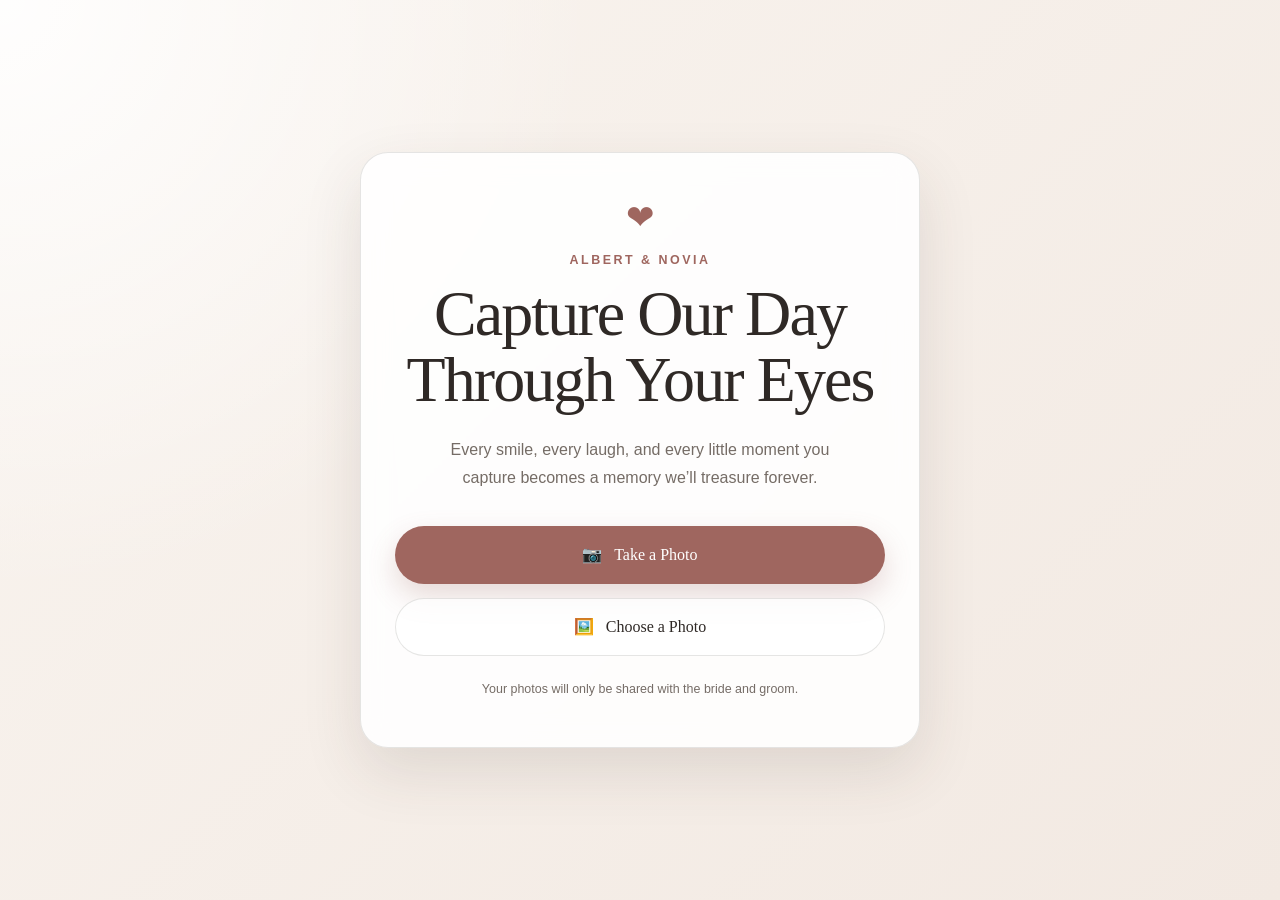
<file: index.html>
<!DOCTYPE html>
<html lang="en">
<head>
  <meta charset="UTF-8" />
  <meta name="viewport" content="width=device-width, initial-scale=1.0" />

  <title>Wedding Memories</title>

  <link rel="stylesheet" href="css/style.css" />
</head>

<body>
  <main class="page-shell">
    <section class="hero-card">
      <div class="heart" aria-hidden="true">❤</div>

      <p class="eyebrow">Albert & Novia</p>

      <h1>Capture Our Day Through Your Eyes</h1>

      <p class="intro">
        Every smile, every laugh, and every little moment you capture
        becomes a memory we’ll treasure forever.
      </p>

    <div class="actions">
  <button
  class="primary-button"
  id="nativeCameraButton"
  type="button"
>
  <span class="button-icon">📷</span>
  Take a Photo
</button>

<button
  class="secondary-button"
  id="uploadPhotoButton"
  type="button"
>
  <span class="button-icon">🖼️</span>
  Choose a Photo
</button>

  <input
    type="file"
    id="galleryInput"
    accept="image/*"
    multiple
    hidden
  />

  <input
    type="file"
    id="nativeCameraInput"
    accept="image/*"
    capture="environment"
    hidden
  />
</div>

<div class="camera-screen" id="cameraScreen" hidden>
  <video id="cameraPreview" autoplay playsinline></video>

  <div class="camera-controls">
    <button class="capture-button" id="captureButton" type="button">
      <span></span>
    </button>

    <button class="close-camera-button" id="closeCameraButton" type="button">
      Close
    </button>
  </div>
</div>

<canvas id="photoCanvas" hidden></canvas>

<div class="photo-preview" id="photoPreview" hidden>
  <img id="previewImage" alt="Your captured wedding memory" />

  <div class="preview-actions">
    <button class="primary-button" id="retakeButton" type="button">
      Retake
    </button>

    <button class="secondary-button" id="usePhotoButton" type="button">
      Use This Photo
    </button>
  </div>
</div>

<div class="batch-preview" id="batchPreview" hidden>
  <div class="batch-header">
    <h2>Selected Photos</h2>
    <p id="batchCount">0 photos selected</p>
  </div>

  <div class="batch-grid" id="batchGrid"></div>

  <div class="batch-actions">
    <button
      class="secondary-button"
      id="chooseMoreButton"
      type="button"
    >
      Choose More
    </button>

    <button
      class="primary-button"
      id="uploadAllButton"
      type="button"
    >
      Upload All
    </button>
  </div>

  <p class="batch-progress" id="batchProgress" hidden></p>
  <div class="progress-track" id="progressTrack" hidden>
  <div class="progress-bar" id="progressBar"></div>
</div>
</div>

<div class="upload-success" id="uploadSuccess" hidden>
  <div class="success-icon">✓</div>

  <h2>Memory Saved</h2>

  <p>
    Your photo has been safely added to our wedding memories.
  </p>

  <button
    class="primary-button"
    id="uploadAnotherButton"
    type="button"
  >
    Upload Another Photo
  </button>
</div>

      <p class="privacy-note">
        Your photos will only be shared with the bride and groom.
      </p>
    </section>
  </main>

  <script src="js/app.js"></script>
</body>
</html>
</file>
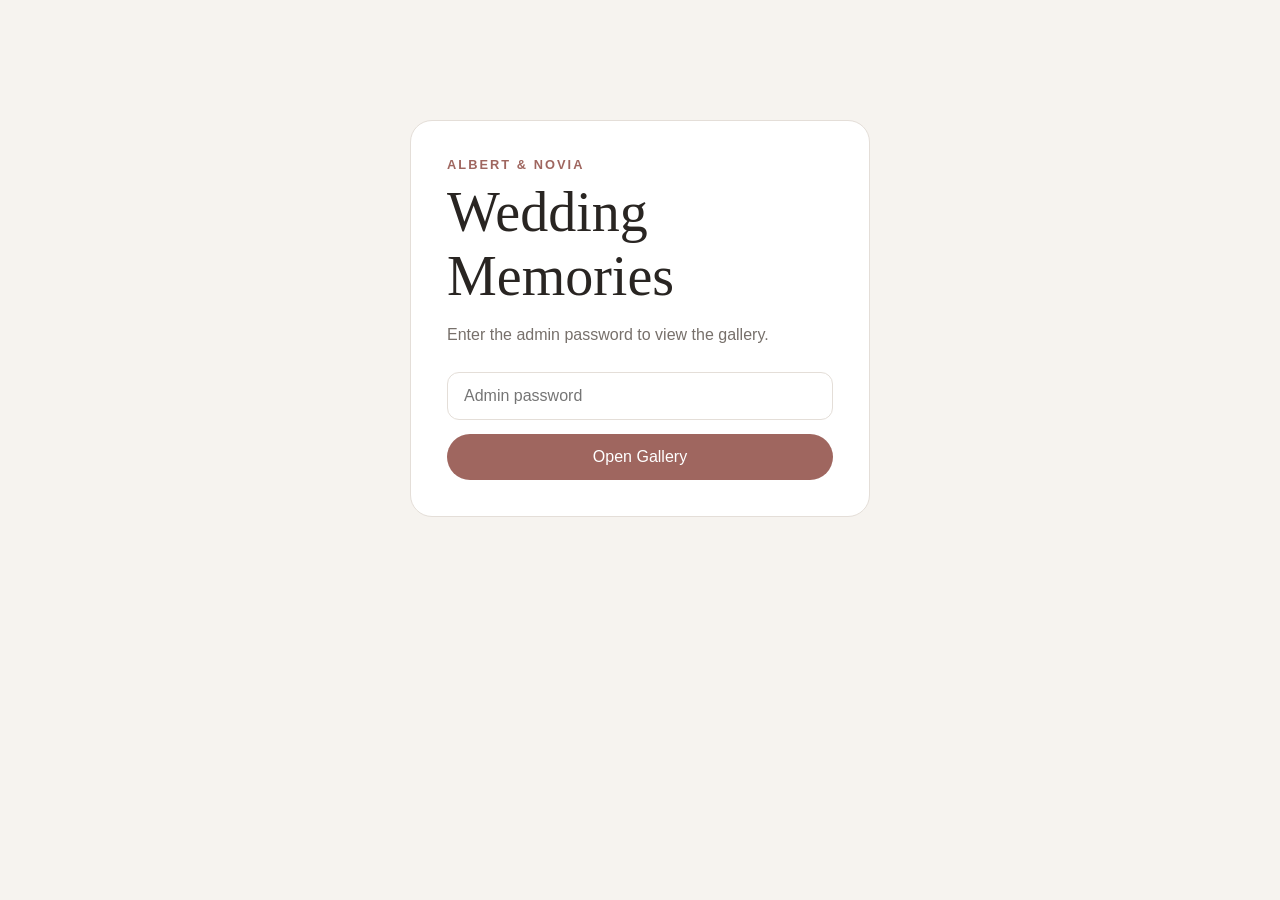
<file: admin/index.html>
<!DOCTYPE html>
<html lang="en">
<head>
  <meta charset="UTF-8" />
  <meta name="viewport" content="width=device-width, initial-scale=1.0" />

  <title>Wedding Memories Admin</title>

  <link rel="stylesheet" href="style.css" />
</head>

<body>

  <main class="admin-shell">

    <section class="login-card" id="loginCard">
      <p class="eyebrow">Albert & Novia</p>

      <h1>Wedding Memories</h1>

      <p class="login-intro">
        Enter the admin password to view the gallery.
      </p>

      <form id="loginForm">
        <input
          id="adminPassword"
          type="password"
          placeholder="Admin password"
          autocomplete="current-password"
          required
        />

        <button
          class="login-button"
          type="submit"
        >
          Open Gallery
        </button>
      </form>

      <p
        class="login-error"
        id="loginError"
        hidden
      >
        Incorrect password.
      </p>
    </section>


    <section
      class="gallery-app"
      id="galleryApp"
      hidden
    >

      <header class="admin-header">
        <div>
          <p class="eyebrow">Albert & Novia</p>
          <h1>Wedding Memories</h1>
        </div>

        <div class="admin-actions">
          <button
            id="refreshButton"
            type="button"
          >
            Refresh
          </button>

          <button
            id="logoutButton"
            type="button"
          >
            Log Out
          </button>
        </div>
      </header>

      <section class="stats">
        <p>
          <strong id="photoCount">0</strong>
          photos collected
        </p>
      </section>

      <section
        class="gallery"
        id="gallery"
        aria-live="polite"
      >
        <p class="loading">
          Loading memories...
        </p>
      </section>

    </section>

  </main>


  <div
    class="lightbox"
    id="lightbox"
    hidden
  >
    <button
      class="lightbox-close"
      id="lightboxClose"
      type="button"
      aria-label="Close photo"
    >
      ×
    </button>

    <img
      id="lightboxImage"
      alt="Wedding memory"
    />
  </div>


  <script src="admin.js"></script>

</body>
</html>
</file>
<file: css/style.css>
:root {
  --background: #f7f2ec;
  --card: rgba(255, 255, 255, 0.88);
  --text: #2f2926;
  --muted: #756c66;
  --accent: #9f665f;
  --accent-dark: #87544e;
  --border: rgba(47, 41, 38, 0.12);
  --shadow: 0 24px 60px rgba(68, 48, 41, 0.12);
}

* {
  box-sizing: border-box;
}

html {
  min-height: 100%;
}

body {
  margin: 0;
  min-height: 100vh;
  font-family: Georgia, "Times New Roman", serif;
  color: var(--text);
  background:
    radial-gradient(circle at top left, rgba(255, 255, 255, 0.9), transparent 38%),
    linear-gradient(135deg, #f9f4ef 0%, #f2e9e2 100%);
}

button {
  font: inherit;
}

.page-shell {
  min-height: 100vh;
  display: grid;
  place-items: center;
  padding: 24px;
}

.hero-card {
  width: min(100%, 560px);
  padding: 48px 34px;
  text-align: center;
  background: var(--card);
  border: 1px solid var(--border);
  border-radius: 28px;
  box-shadow: var(--shadow);
  backdrop-filter: blur(14px);
}

.heart {
  font-size: 34px;
  line-height: 1;
  color: var(--accent);
  margin-bottom: 18px;
}

.eyebrow {
  margin: 0 0 14px;
  font-family: Arial, Helvetica, sans-serif;
  font-size: 0.78rem;
  font-weight: 700;
  letter-spacing: 0.2em;
  text-transform: uppercase;
  color: var(--accent);
}

h1 {
  margin: 0;
  font-size: clamp(2.3rem, 7vw, 4rem);
  line-height: 1.02;
  font-weight: 500;
  letter-spacing: -0.03em;
}

.intro {
  max-width: 430px;
  margin: 24px auto 0;
  font-family: Arial, Helvetica, sans-serif;
  font-size: 1rem;
  line-height: 1.75;
  color: var(--muted);
}

.actions {
  display: grid;
  gap: 14px;
  margin-top: 34px;
}

.primary-button,
.secondary-button {
  width: 100%;
  min-height: 58px;
  border-radius: 999px;
  padding: 14px 22px;
  border: 1px solid transparent;
  cursor: pointer;
  transition:
    transform 160ms ease,
    box-shadow 160ms ease,
    background-color 160ms ease;
}

.primary-button {
  color: white;
  background: var(--accent);
  box-shadow: 0 12px 28px rgba(159, 102, 95, 0.24);
}

.primary-button:hover {
  background: var(--accent-dark);
  transform: translateY(-1px);
}

.secondary-button {
  color: var(--text);
  background: rgba(255, 255, 255, 0.72);
  border-color: var(--border);
}

.secondary-button:hover {
  background: white;
  transform: translateY(-1px);
}

.primary-button:active,
.secondary-button:active {
  transform: translateY(0);
}

.button-icon {
  margin-right: 8px;
}

.privacy-note {
  margin: 24px 0 0;
  font-family: Arial, Helvetica, sans-serif;
  font-size: 0.78rem;
  line-height: 1.5;
  color: var(--muted);
}

@media (max-width: 520px) {
  .page-shell {
    padding: 14px;
  }

  .hero-card {
    padding: 40px 22px;
    border-radius: 24px;
  }

  h1 {
    font-size: clamp(2.1rem, 11vw, 3rem);
  }
}

.camera-screen {
  position: fixed;
  inset: 0;
  z-index: 1000;
  display: flex;
  flex-direction: column;
  justify-content: space-between;
  background: #000;
}

.camera-screen[hidden],
.photo-preview[hidden] {
  display: none;
}

#cameraPreview {
  width: 100%;
  height: 100%;
  object-fit: cover;
}

.camera-controls {
  position: absolute;
  left: 0;
  right: 0;
  bottom: 32px;
  display: flex;
  justify-content: center;
  align-items: center;
}

.capture-button {
  width: 76px;
  height: 76px;
  padding: 5px;
  border: 4px solid white;
  border-radius: 50%;
  background: transparent;
  cursor: pointer;
}

.capture-button span {
  display: block;
  width: 100%;
  height: 100%;
  border-radius: 50%;
  background: white;
}

.close-camera-button {
  position: absolute;
  right: 24px;
  color: white;
  background: rgba(0, 0, 0, 0.45);
  border: 1px solid rgba(255, 255, 255, 0.5);
  border-radius: 999px;
  padding: 10px 16px;
  cursor: pointer;
}

.photo-preview {
  margin-top: 30px;
}

#previewImage {
  display: block;
  width: 100%;
  max-height: 70vh;
  object-fit: contain;
  border-radius: 18px;
}

.preview-actions {
  display: grid;
  gap: 12px;
  margin-top: 20px;
}

.upload-success {
  margin-top: 30px;
  text-align: center;
}

.upload-success[hidden] {
  display: none;
}

.success-icon {
  width: 72px;
  height: 72px;

  display: grid;
  place-items: center;

  margin: 0 auto 20px;

  border-radius: 50%;

  background: #9f665f;
  color: white;

  font-size: 2rem;
  font-weight: 700;
}

.upload-success h2 {
  margin: 0 0 12px;
}

.upload-success p {
  margin: 0 auto 24px;
  max-width: 420px;

  color: var(--muted);
  line-height: 1.6;
}

.batch-preview {
  margin-top: 30px;
}

.batch-preview[hidden] {
  display: none;
}

.batch-header {
  margin-bottom: 18px;
  text-align: center;
}

.batch-header h2 {
  margin: 0 0 6px;
}

.batch-header p {
  margin: 0;
  color: var(--muted);
}

.batch-grid {
  display: grid;
  grid-template-columns: repeat(3, 1fr);
  gap: 10px;
}

.batch-item {
  position: relative;
  aspect-ratio: 1;
  overflow: hidden;
  border-radius: 12px;
  background: #ddd;
}

.batch-item img {
  width: 100%;
  height: 100%;
  object-fit: cover;
}

.batch-remove {
  position: absolute;
  top: 6px;
  right: 6px;

  width: 30px;
  height: 30px;

  border: none;
  border-radius: 50%;

  color: white;
  background: rgba(0, 0, 0, 0.65);

  font-size: 1.2rem;
  line-height: 1;

  cursor: pointer;
}

.batch-actions {
  display: grid;
  gap: 12px;
  margin-top: 20px;
}

.batch-progress {
  margin: 16px 0 0;
  text-align: center;
  color: var(--muted);
}

@media (max-width: 520px) {
  .batch-grid {
    grid-template-columns: repeat(2, 1fr);
  }
}

.progress-track {
  width: 100%;
  height: 10px;
  margin-top: 12px;
  overflow: hidden;
  border-radius: 999px;
  background: rgba(0, 0, 0, 0.10);
}

.progress-track[hidden] {
  display: none;
}

.progress-bar {
  width: 0%;
  height: 100%;
  border-radius: inherit;
  background: var(--accent);
  transition: width 180ms ease;
}
</file>
<file: admin/style.css>
:root {
  --background: #f6f3ef;
  --surface: #ffffff;
  --text: #292522;
  --muted: #77706b;
  --border: #e4ded8;
  --accent: #9f665f;
}

* {
  box-sizing: border-box;
}

body {
  margin: 0;
  min-height: 100vh;

  font-family:
    Arial,
    Helvetica,
    sans-serif;

  color: var(--text);
  background: var(--background);
}

button {
  font: inherit;
}

.admin-shell {
  width: min(1400px, 100%);
  margin: 0 auto;
  padding: 40px 24px 80px;
}


/* Header */

.admin-header {
  display: flex;
  align-items: center;
  justify-content: space-between;
  gap: 24px;

  margin-bottom: 24px;
}

.eyebrow {
  margin: 0 0 8px;

  color: var(--accent);

  font-size: 0.8rem;
  font-weight: 700;

  letter-spacing: 0.16em;
  text-transform: uppercase;
}

h1 {
  margin: 0;

  font-family:
    Georgia,
    "Times New Roman",
    serif;

  font-size: clamp(2rem, 5vw, 3.5rem);
  font-weight: 500;
}

#refreshButton {
  padding: 11px 18px;

  border: 1px solid var(--border);
  border-radius: 999px;

  color: var(--text);
  background: var(--surface);

  cursor: pointer;
}

#refreshButton:disabled {
  opacity: 0.5;
  cursor: wait;
}


/* Stats */

.stats {
  margin-bottom: 30px;

  color: var(--muted);
}

.stats p {
  margin: 0;
}

#photoCount {
  color: var(--text);
}


/* Gallery */

.gallery {
  display: grid;

  grid-template-columns:
    repeat(
      auto-fill,
      minmax(220px, 1fr)
    );

  gap: 16px;
}

.gallery-item {
  display: block;

  width: 100%;
  aspect-ratio: 1;

  padding: 0;

  overflow: hidden;

  border: none;
  border-radius: 16px;

  background: #ddd;

  cursor: pointer;
}

.gallery-item img {
  display: block;

  width: 100%;
  height: 100%;

  object-fit: cover;

  transition:
    transform 200ms ease;
}

.gallery-item:hover img {
  transform: scale(1.03);
}


/* Empty/error states */

.loading,
.empty-gallery,
.gallery-error {
  grid-column: 1 / -1;

  padding: 60px 20px;

  text-align: center;

  color: var(--muted);
}

.gallery-error button {
  margin-top: 12px;
  padding: 10px 18px;

  border: none;
  border-radius: 999px;

  color: white;
  background: var(--accent);

  cursor: pointer;
}


/* Lightbox */

.lightbox {
  position: fixed;
  inset: 0;

  z-index: 1000;

  display: grid;
  place-items: center;

  padding: 40px;

  background:
    rgba(0, 0, 0, 0.92);
}

.lightbox[hidden] {
  display: none;
}

.lightbox img {
  display: block;

  max-width: 100%;
  max-height: 90vh;

  object-fit: contain;
}

.lightbox-close {
  position: fixed;

  top: 20px;
  right: 24px;

  width: 48px;
  height: 48px;

  border: none;
  border-radius: 50%;

  color: white;
  background:
    rgba(255, 255, 255, 0.14);

  font-size: 2rem;
  line-height: 1;

  cursor: pointer;
}


/* Mobile */

@media (max-width: 600px) {
  .admin-shell {
    padding:
      26px 14px
      60px;
  }

  .admin-header {
    align-items: flex-end;
  }

  .gallery {
    grid-template-columns:
      repeat(2, 1fr);

    gap: 8px;
  }

  .gallery-item {
    border-radius: 10px;
  }

  .lightbox {
    padding: 16px;
  }
}

.login-card {
  width: min(460px, 100%);
  margin: 80px auto;
  padding: 36px;

  border: 1px solid var(--border);
  border-radius: 22px;

  background: var(--surface);
}

.login-intro {
  margin: 14px 0 24px;
  color: var(--muted);
  line-height: 1.6;
}

#loginForm {
  display: grid;
  gap: 14px;
}

#adminPassword {
  width: 100%;
  padding: 14px 16px;

  border: 1px solid var(--border);
  border-radius: 12px;

  font: inherit;
}

#adminPassword:focus {
  outline: 2px solid var(--accent);
  outline-offset: 2px;
}

.login-button {
  padding: 14px 18px;

  border: none;
  border-radius: 999px;

  color: white;
  background: var(--accent);

  cursor: pointer;
}

.login-error {
  margin: 16px 0 0;
  color: #a23b3b;
}

.login-error[hidden],
.gallery-app[hidden] {
  display: none;
}

.admin-actions {
  display: flex;
  gap: 10px;
}

#logoutButton {
  padding: 11px 18px;

  border: 1px solid var(--border);
  border-radius: 999px;

  color: var(--text);
  background: var(--surface);

  cursor: pointer;
}
</file>
